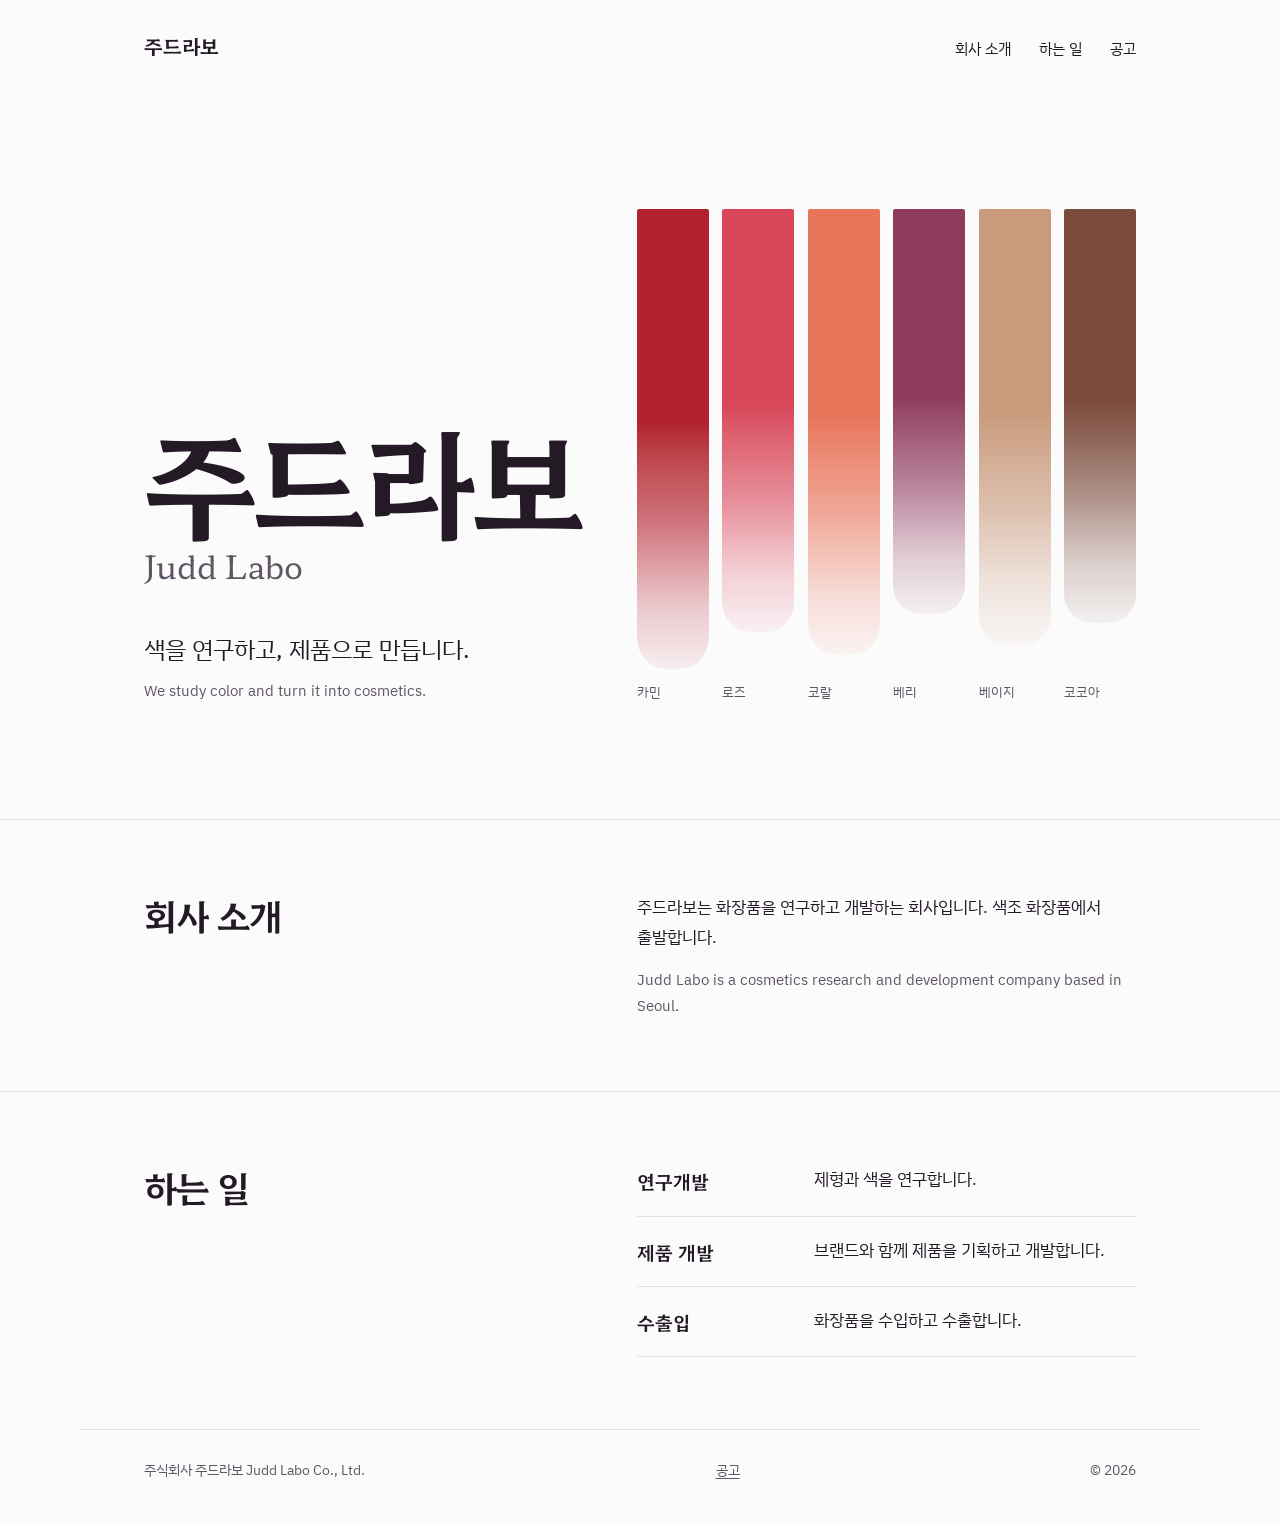
<file: index.html>
<!doctype html>
<html lang="ko">
<head>
<meta charset="utf-8">
<meta name="viewport" content="width=device-width, initial-scale=1">
<title>주드라보 Judd Labo</title>
<meta name="description" content="주드라보는 화장품을 연구하고 개발하는 회사입니다. Judd Labo is a cosmetics research and development company based in Seoul.">
<link rel="icon" href="data:image/svg+xml,%3Csvg xmlns='http://www.w3.org/2000/svg' viewBox='0 0 32 32'%3E%3Crect width='32' height='32' rx='6' fill='%23fbfbfc'/%3E%3Crect x='7' y='5' width='7' height='22' rx='2' fill='%23b3202e'/%3E%3Crect x='18' y='5' width='7' height='17' rx='2' fill='%238e3b5e'/%3E%3C/svg%3E">
<link rel="preconnect" href="https://fonts.googleapis.com">
<link rel="preconnect" href="https://fonts.gstatic.com" crossorigin>
<link rel="stylesheet" href="https://fonts.googleapis.com/css2?family=Hahmlet:wght@400;600&family=IBM+Plex+Sans+KR:wght@400;500&display=swap">
<link rel="stylesheet" href="styles.css">
</head>
<body>

<header class="wrap site-header">
  <a class="brand" href="./">주드라보</a>
  <nav class="site-nav" aria-label="주요 메뉴">
    <a href="#about">회사 소개</a>
    <a href="#work">하는 일</a>
    <a href="notice.html">공고</a>
  </nav>
</header>

<main>
  <div class="wrap hero">
    <div>
      <h1>주드라보<span class="latin" lang="en">Judd Labo</span></h1>
      <p class="lead">색을 연구하고, 제품으로 만듭니다.</p>
      <p class="lead-en" lang="en">We study color and turn it into cosmetics.</p>
    </div>

    <figure class="drawdown" role="img" aria-label="색조 발색 카드. 카민, 로즈, 코랄, 베리, 베이지, 코코아 여섯 가지 색이 진하게 시작해 옅어집니다.">
      <div class="strips" aria-hidden="true">
        <span class="strip"></span>
        <span class="strip"></span>
        <span class="strip"></span>
        <span class="strip"></span>
        <span class="strip"></span>
        <span class="strip"></span>
      </div>
      <ul class="shade-names" aria-hidden="true">
        <li>카민</li>
        <li>로즈</li>
        <li>코랄</li>
        <li>베리</li>
        <li>베이지</li>
        <li>코코아</li>
      </ul>
    </figure>
  </div>

  <section class="section" id="about">
    <div class="wrap section-grid">
      <h2>회사 소개</h2>
      <div>
        <p>주드라보는 화장품을 연구하고 개발하는 회사입니다. 색조 화장품에서 출발합니다.</p>
        <p class="en" lang="en">Judd Labo is a cosmetics research and development company based in Seoul.</p>
      </div>
    </div>
  </section>

  <section class="section" id="work">
    <div class="wrap section-grid">
      <h2>하는 일</h2>
      <dl class="work-list">
        <div>
          <dt>연구개발</dt>
          <dd>제형과 색을 연구합니다.</dd>
        </div>
        <div>
          <dt>제품 개발</dt>
          <dd>브랜드와 함께 제품을 기획하고 개발합니다.</dd>
        </div>
        <div>
          <dt>수출입</dt>
          <dd>화장품을 수입하고 수출합니다.</dd>
        </div>
      </dl>
    </div>
  </section>
</main>

<footer class="wrap site-footer">
  <span>주식회사 주드라보 <span lang="en">Judd Labo Co., Ltd.</span></span>
  <span><a href="notice.html">공고</a></span>
  <span>© 2026</span>
</footer>

</body>
</html>
</file>
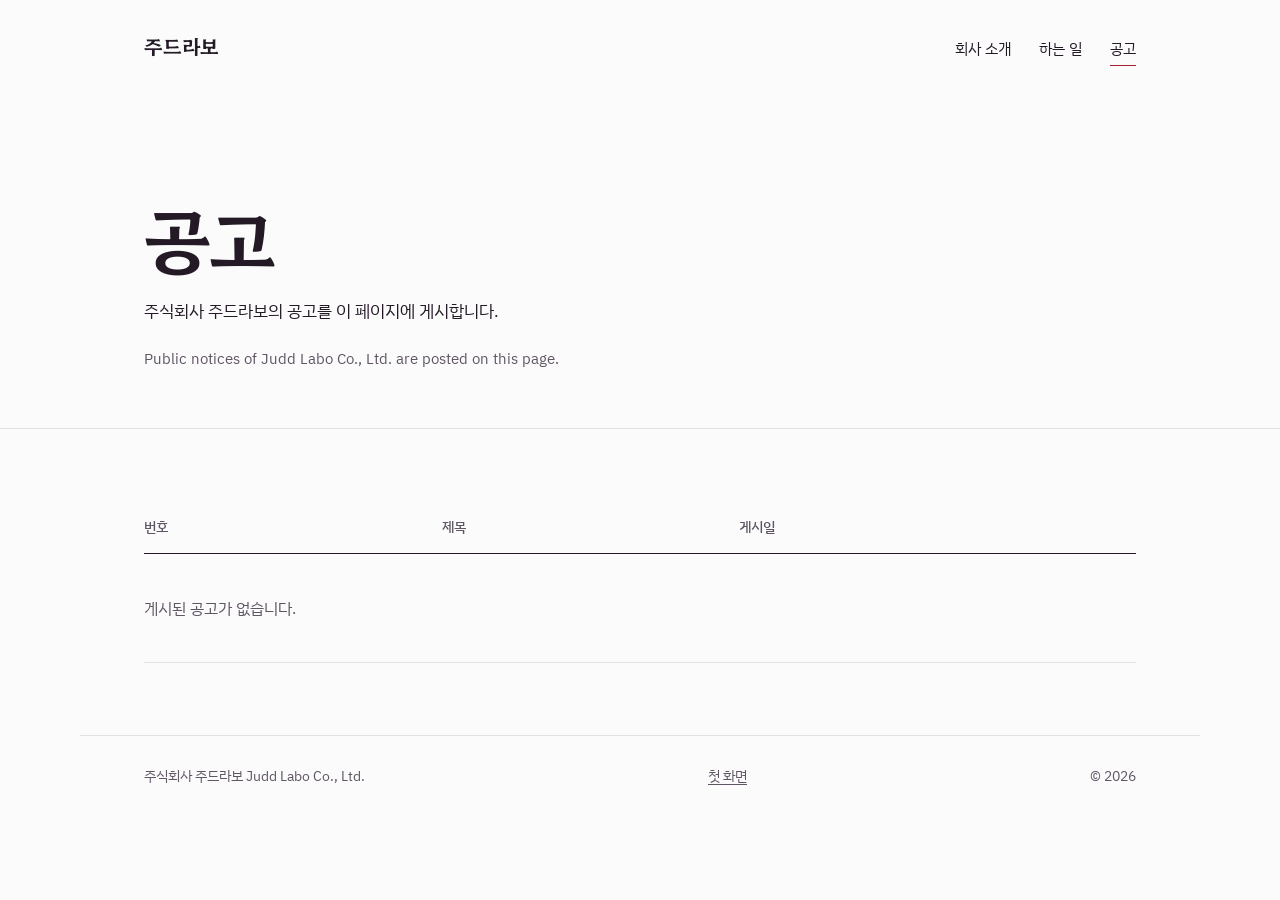
<file: notice.html>
<!doctype html>
<html lang="ko">
<head>
<meta charset="utf-8">
<meta name="viewport" content="width=device-width, initial-scale=1">
<title>공고 | 주드라보 Judd Labo</title>
<meta name="description" content="주식회사 주드라보의 공고를 게시하는 페이지입니다.">
<link rel="icon" href="data:image/svg+xml,%3Csvg xmlns='http://www.w3.org/2000/svg' viewBox='0 0 32 32'%3E%3Crect width='32' height='32' rx='6' fill='%23fbfbfc'/%3E%3Crect x='7' y='5' width='7' height='22' rx='2' fill='%23b3202e'/%3E%3Crect x='18' y='5' width='7' height='17' rx='2' fill='%238e3b5e'/%3E%3C/svg%3E">
<link rel="preconnect" href="https://fonts.googleapis.com">
<link rel="preconnect" href="https://fonts.gstatic.com" crossorigin>
<link rel="stylesheet" href="https://fonts.googleapis.com/css2?family=Hahmlet:wght@400;600&family=IBM+Plex+Sans+KR:wght@400;500&display=swap">
<link rel="stylesheet" href="styles.css">
</head>
<body>

<header class="wrap site-header">
  <a class="brand" href="./">주드라보</a>
  <nav class="site-nav" aria-label="주요 메뉴">
    <a href="./#about">회사 소개</a>
    <a href="./#work">하는 일</a>
    <a href="notice.html" aria-current="page">공고</a>
  </nav>
</header>

<main>
  <div class="wrap page-head">
    <h1>공고</h1>
    <p>주식회사 주드라보의 공고를 이 페이지에 게시합니다.</p>
    <p class="en" lang="en">Public notices of Judd Labo Co., Ltd. are posted on this page.</p>
  </div>

  <section class="section">
    <div class="wrap table-scroll">
      <table class="notice-table">
        <thead>
          <tr>
            <th scope="col">번호</th>
            <th scope="col">제목</th>
            <th scope="col">게시일</th>
          </tr>
        </thead>
        <tbody>
          <tr>
            <td class="empty" colspan="3">게시된 공고가 없습니다.</td>
          </tr>
        </tbody>
      </table>
    </div>
  </section>
</main>

<footer class="wrap site-footer">
  <span>주식회사 주드라보 <span lang="en">Judd Labo Co., Ltd.</span></span>
  <span><a href="./">첫 화면</a></span>
  <span>© 2026</span>
</footer>

</body>
</html>
</file>
<file: styles.css>
/* Judd Labo — juddlabo.com
   Concept: a lab drawdown card. Pigment strips fade from a sheer film to full coverage,
   the way a shade is checked on a white card. */

:root {
  --paper: #fbfbfc;
  --ink: #241a26;
  --ink-soft: #5f5563;
  --rule: #e2dfe5;
  --carmine: #a81f33;
  --shade-1: #b3202e;
  --shade-2: #d8465a;
  --shade-3: #e8745a;
  --shade-4: #8e3b5e;
  --shade-5: #c99a7c;
  --shade-6: #7a4a3a;
  --display: "Hahmlet", "Noto Serif KR", "Nanum Myeongjo", serif;
  --body: "IBM Plex Sans KR", "Noto Sans KR", "Apple SD Gothic Neo", "Malgun Gothic", sans-serif;
  --gutter: clamp(20px, 5vw, 64px);
  color-scheme: light;
}

* { box-sizing: border-box; }

html { -webkit-text-size-adjust: 100%; }

body {
  margin: 0;
  background: var(--paper);
  color: var(--ink);
  font-family: var(--body);
  font-size: 17px;
  line-height: 1.75;
  word-break: keep-all;
}

a { color: inherit; }

a:focus-visible {
  outline: 2px solid var(--carmine);
  outline-offset: 3px;
}

.wrap {
  max-width: 1120px;
  margin: 0 auto;
  padding-left: var(--gutter);
  padding-right: var(--gutter);
}

/* Header */

.site-header {
  display: flex;
  flex-wrap: wrap;
  align-items: baseline;
  justify-content: space-between;
  gap: 12px 32px;
  padding-top: 28px;
  padding-bottom: 28px;
}

.brand {
  font-family: var(--display);
  font-weight: 600;
  font-size: 20px;
  letter-spacing: -0.01em;
  text-decoration: none;
}

.site-nav {
  display: flex;
  gap: 28px;
  font-size: 15px;
}

.site-nav a {
  text-decoration: none;
  padding-bottom: 3px;
  border-bottom: 1px solid transparent;
}

.site-nav a:hover,
.site-nav a[aria-current="page"] {
  border-bottom-color: var(--carmine);
}

/* Hero */

.hero {
  display: grid;
  grid-template-columns: minmax(0, 5fr) minmax(0, 6fr);
  gap: clamp(32px, 6vw, 88px);
  align-items: end;
  padding-top: clamp(40px, 9vw, 120px);
  padding-bottom: clamp(56px, 9vw, 120px);
}

.hero h1 {
  margin: 0;
  font-family: var(--display);
  font-weight: 600;
  font-size: clamp(52px, 9.5vw, 128px);
  line-height: 1.02;
  letter-spacing: -0.03em;
}

.hero .latin {
  display: block;
  margin-top: 0.35em;
  font-size: max(0.26em, 20px);
  font-weight: 400;
  letter-spacing: 0;
  color: var(--ink-soft);
}

.hero .lead {
  margin: clamp(28px, 4vw, 48px) 0 0;
  max-width: 22em;
  font-size: clamp(19px, 2.1vw, 24px);
  line-height: 1.6;
}

.hero .lead-en {
  margin: 10px 0 0;
  color: var(--ink-soft);
  font-size: 15px;
}

/* Drawdown card */

.drawdown {
  margin: 0;
}

.strips {
  display: grid;
  grid-template-columns: repeat(6, minmax(0, 1fr));
  gap: clamp(6px, 1.2vw, 14px);
  height: clamp(260px, 40vw, 460px);
  align-items: start;
}

.strip {
  height: 100%;
  border-radius: 2px 2px 40% 40% / 2px 2px 7% 7%;
  background: linear-gradient(
    to bottom,
    var(--c) 0%,
    var(--c) 46%,
    color-mix(in srgb, var(--c) 62%, var(--paper)) 68%,
    color-mix(in srgb, var(--c) 24%, var(--paper)) 86%,
    color-mix(in srgb, var(--c) 6%, var(--paper)) 100%
  );
  transform-origin: top;
  animation: draw 900ms cubic-bezier(0.2, 0.7, 0.2, 1) both;
}

.strip:nth-child(1) { --c: var(--shade-1); height: 100%; }
.strip:nth-child(2) { --c: var(--shade-2); height: 92%; animation-delay: 70ms; }
.strip:nth-child(3) { --c: var(--shade-3); height: 97%; animation-delay: 140ms; }
.strip:nth-child(4) { --c: var(--shade-4); height: 88%; animation-delay: 210ms; }
.strip:nth-child(5) { --c: var(--shade-5); height: 95%; animation-delay: 280ms; }
.strip:nth-child(6) { --c: var(--shade-6); height: 90%; animation-delay: 350ms; }

@keyframes draw {
  from { transform: scaleY(0.04); opacity: 0.2; }
  to { transform: scaleY(1); opacity: 1; }
}

@media (prefers-reduced-motion: reduce) {
  .strip { animation: none; }
}

.shade-names {
  display: grid;
  grid-template-columns: repeat(6, minmax(0, 1fr));
  gap: clamp(6px, 1.2vw, 14px);
  margin: 12px 0 0;
  padding: 0;
  list-style: none;
  font-size: 13px;
  color: var(--ink-soft);
}

/* Sections */

.section {
  border-top: 1px solid var(--rule);
  padding-top: clamp(40px, 6vw, 72px);
  padding-bottom: clamp(40px, 6vw, 72px);
}

.section-grid {
  display: grid;
  grid-template-columns: minmax(0, 5fr) minmax(0, 6fr);
  gap: clamp(24px, 6vw, 88px);
}

.section h2 {
  margin: 0;
  font-family: var(--display);
  font-weight: 600;
  font-size: clamp(26px, 3vw, 36px);
  line-height: 1.25;
  letter-spacing: -0.02em;
}

.section p {
  margin: 0;
  max-width: 34em;
}

.section p + p {
  margin-top: 1em;
}

.en {
  color: var(--ink-soft);
  font-size: 15px;
}

.work-list {
  margin: 0;
  padding: 0;
}

.work-list div {
  display: grid;
  grid-template-columns: 9em minmax(0, 1fr);
  gap: 8px 24px;
  padding: 18px 0;
  border-bottom: 1px solid var(--rule);
}

.work-list div:first-child {
  padding-top: 0;
}

.work-list dt {
  font-family: var(--display);
  font-weight: 600;
  font-size: 19px;
}

.work-list dd {
  margin: 0;
}

/* Notice page */

.page-head {
  padding-top: clamp(40px, 8vw, 104px);
  padding-bottom: clamp(32px, 5vw, 56px);
}

.page-head h1 {
  margin: 0;
  font-family: var(--display);
  font-weight: 600;
  font-size: clamp(40px, 6vw, 72px);
  line-height: 1.1;
  letter-spacing: -0.03em;
}

.page-head p {
  margin: 20px 0 0;
  max-width: 34em;
}

.notice-table {
  width: 100%;
  border-collapse: collapse;
  font-size: 16px;
}

.notice-table th,
.notice-table td {
  text-align: left;
  padding: 14px 12px 14px 0;
  border-bottom: 1px solid var(--rule);
}

.notice-table th {
  font-weight: 500;
  color: var(--ink-soft);
  font-size: 14px;
  border-bottom-color: var(--ink);
}

.notice-table .empty {
  padding: 40px 0;
  color: var(--ink-soft);
}

.table-scroll {
  overflow-x: auto;
}

/* Footer */

.site-footer {
  border-top: 1px solid var(--rule);
  padding-top: 28px;
  padding-bottom: 40px;
  display: flex;
  flex-wrap: wrap;
  justify-content: space-between;
  gap: 8px 32px;
  font-size: 14px;
  color: var(--ink-soft);
}

.site-footer a {
  text-underline-offset: 3px;
}

/* Narrow screens */

@media (max-width: 760px) {
  body { font-size: 16px; }

  .hero,
  .section-grid {
    grid-template-columns: minmax(0, 1fr);
  }

  .hero { align-items: start; }

  .strips { height: 220px; }

  .work-list div {
    grid-template-columns: minmax(0, 1fr);
    gap: 4px;
  }
}
</file>
